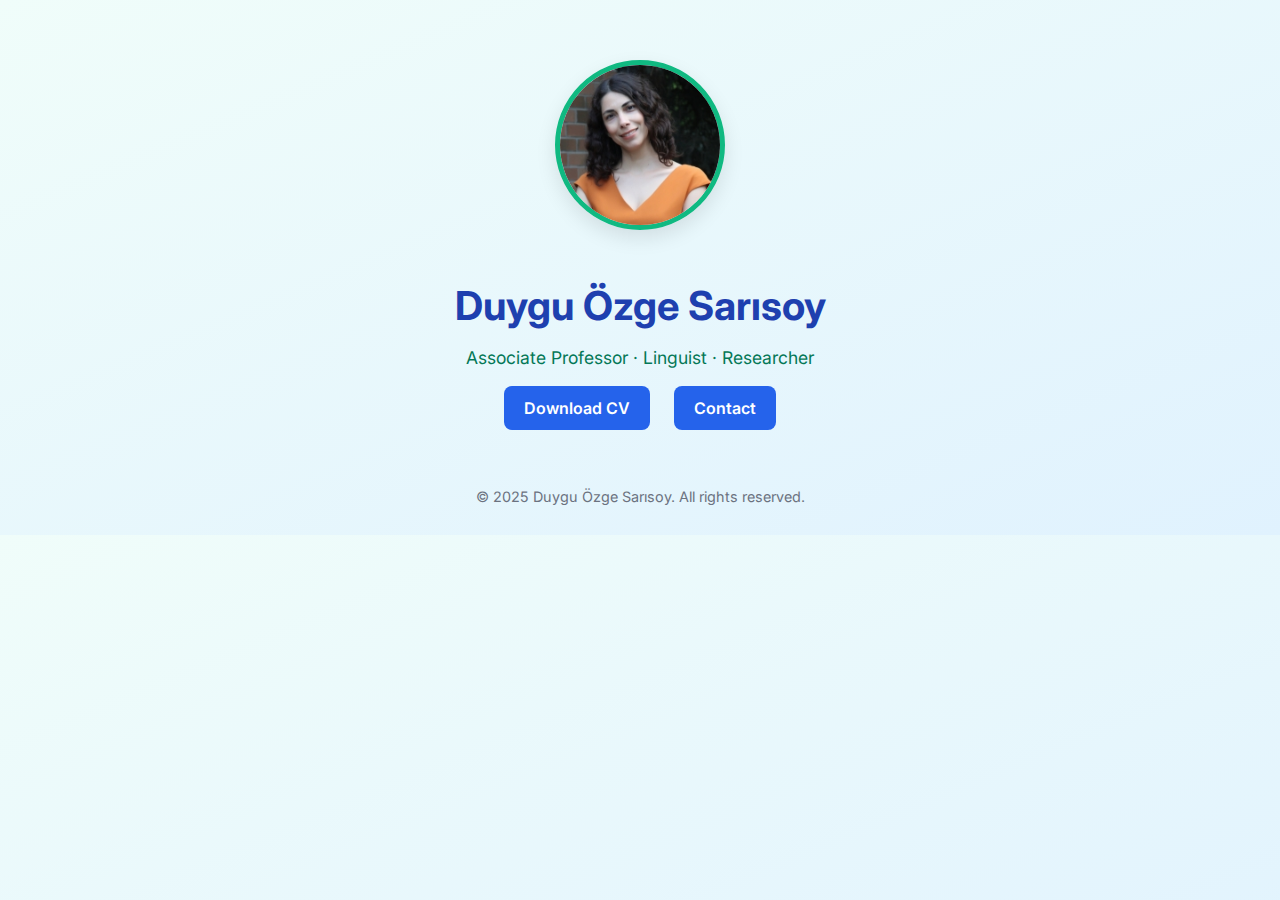
<file: index.html>
<!DOCTYPE html>
<html lang="en">
<head>
  <meta charset="UTF-8" />
  <meta name="viewport" content="width=device-width, initial-scale=1.0" />
  <title>Duygu Özge Sarısoy | Homepage</title>
  <link href="https://fonts.googleapis.com/css2?family=Inter:wght@400;600;800&display=swap" rel="stylesheet">
  <style>
    body {
      font-family: 'Inter', sans-serif;
      background: linear-gradient(to bottom right, #f0fdfa, #e0f2fe);
      margin: 0;
      padding: 0;
      color: #1f2937;
    }
    .hero {
      text-align: center;
      padding: 60px 20px 40px;
    }
    .hero img {
      width: 160px;
      height: 160px;
      border-radius: 50%;
      border: 5px solid #10b981;
      object-fit: cover;
      box-shadow: 0 8px 20px rgba(0, 0, 0, 0.1);
      margin-bottom: 20px;
    }
    .hero h1 {
      font-size: 2.5rem;
      color: #1e40af;
      margin-bottom: 10px;
    }
    .hero p {
      font-size: 1.1rem;
      color: #047857;
      margin-bottom: 30px;
    }
    .buttons {
      margin-top: 10px;
    }
    .buttons a {
      background-color: #2563eb;
      color: white;
      text-decoration: none;
      padding: 12px 20px;
      border-radius: 8px;
      margin: 0 10px;
      font-weight: 600;
      transition: background-color 0.3s ease;
    }
    .buttons a:hover {
      background-color: #1e40af;
    }
    footer {
      text-align: center;
      padding: 30px;
      font-size: 0.9rem;
      color: #6b7280;
    }
  </style>
</head>
<body>
  <div class="hero">
    <img src="profile.jpg" alt="Duygu Özge Sarısoy">
    <h1>Duygu Özge Sarısoy</h1>
    <p>Associate Professor · Linguist · Researcher</p>
    <div class="buttons">
      <a href="duygu_cv.pdf" target="_blank">Download CV</a>
      <a href="contact.html">Contact</a>
    </div>
  </div>
  <footer>
    &copy; 2025 Duygu Özge Sarısoy. All rights reserved.
  </footer>
</body>
</html>
</file>
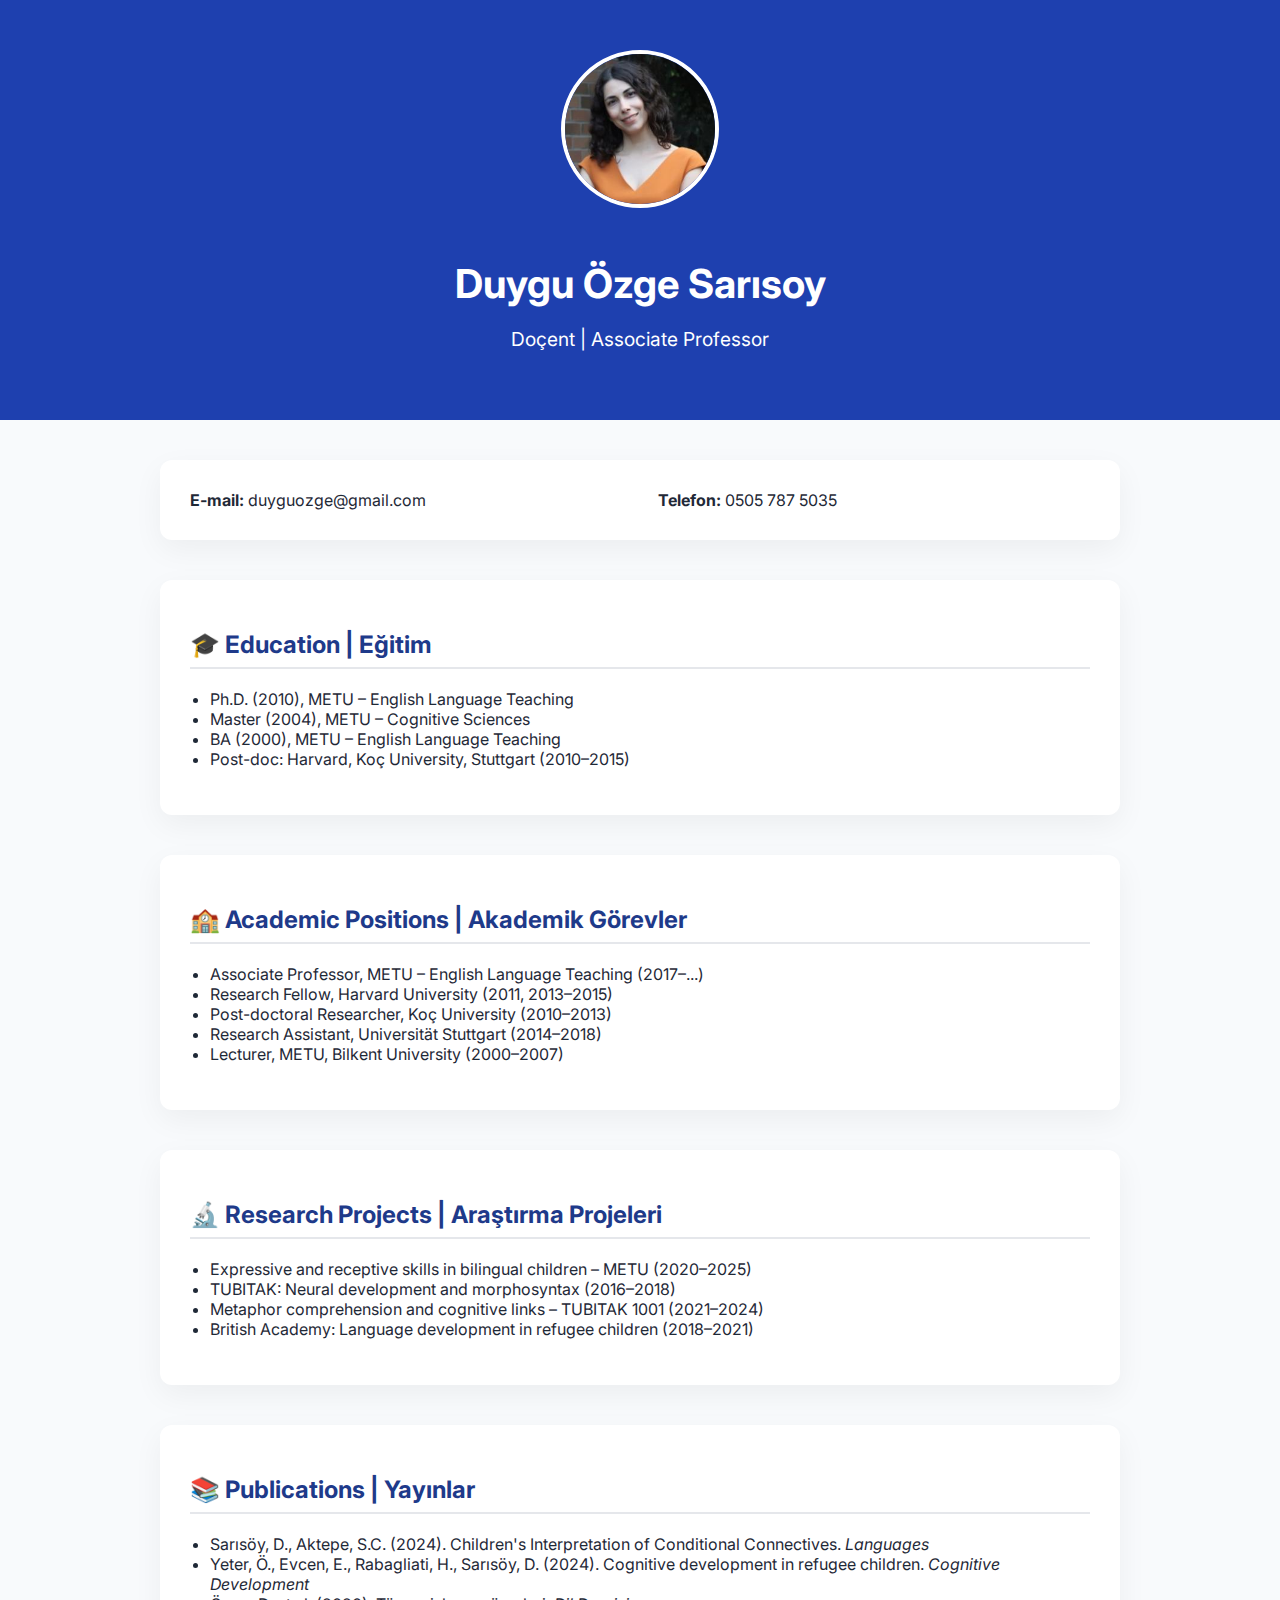
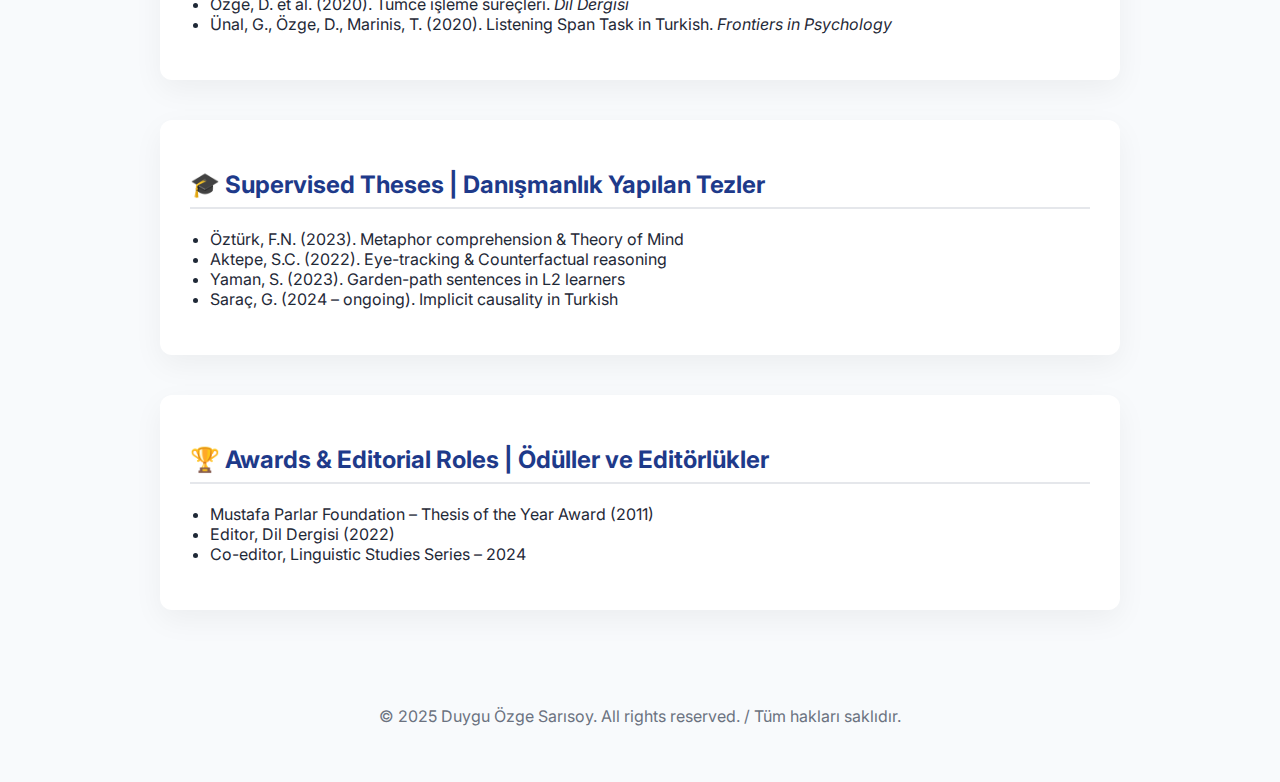
<file: cv.html>
<!DOCTYPE html>
<html lang="tr">
<head>
  <meta charset="UTF-8">
  <meta name="viewport" content="width=device-width, initial-scale=1.0">
  <title>Duygu Özge Sarısoy | CV</title>
  <link href="https://fonts.googleapis.com/css2?family=Inter:wght@400;600;700&display=swap" rel="stylesheet">
  <style>
    body {
      font-family: 'Inter', sans-serif;
      background-color: #f8fafc;
      margin: 0;
      padding: 0;
      color: #1f2937;
    }
    header {
      background-color: #1e40af;
      color: white;
      padding: 50px 20px;
      text-align: center;
    }
    header img {
      width: 150px;
      height: 150px;
      object-fit: cover;
      border-radius: 50%;
      border: 4px solid white;
      margin-bottom: 20px;
    }
    header h1 {
      font-size: 2.5rem;
      margin-bottom: 10px;
    }
    header p {
      font-size: 1.2rem;
    }
    .section {
      max-width: 900px;
      margin: 40px auto;
      background: white;
      border-radius: 12px;
      padding: 30px;
      box-shadow: 0 10px 30px rgba(0,0,0,0.05);
    }
    .section h2 {
      font-size: 1.5rem;
      color: #1e3a8a;
      border-bottom: 2px solid #e5e7eb;
      padding-bottom: 8px;
      margin-bottom: 20px;
    }
    .dual {
      display: flex;
      justify-content: space-between;
      flex-wrap: wrap;
    }
    .dual div {
      width: 48%;
    }
    ul {
      padding-left: 20px;
    }
    footer {
      text-align: center;
      color: #6b7280;
      padding: 40px 0;
    }
  </style>
</head>
<body>
  <header>
    <img src="duygu.jpg" alt="Duygu Özge Sarısoy">
    <h1>Duygu Özge Sarısoy</h1>
    <p>Doçent | Associate Professor</p>
  </header>

  <div class="section">
    <div class="dual">
      <div><strong>E-mail:</strong> duyguozge@gmail.com</div>
      <div><strong>Telefon:</strong> 0505 787 5035</div>
    </div>
  </div>

  <div class="section">
    <h2>🎓 Education | Eğitim</h2>
    <ul>
      <li>Ph.D. (2010), METU – English Language Teaching</li>
      <li>Master (2004), METU – Cognitive Sciences</li>
      <li>BA (2000), METU – English Language Teaching</li>
      <li>Post-doc: Harvard, Koç University, Stuttgart (2010–2015)</li>
    </ul>
  </div>

  <div class="section">
    <h2>🏫 Academic Positions | Akademik Görevler</h2>
    <ul>
      <li>Associate Professor, METU – English Language Teaching (2017–...)</li>
      <li>Research Fellow, Harvard University (2011, 2013–2015)</li>
      <li>Post-doctoral Researcher, Koç University (2010–2013)</li>
      <li>Research Assistant, Universität Stuttgart (2014–2018)</li>
      <li>Lecturer, METU, Bilkent University (2000–2007)</li>
    </ul>
  </div>

  <div class="section">
    <h2>🔬 Research Projects | Araştırma Projeleri</h2>
    <ul>
      <li>Expressive and receptive skills in bilingual children – METU (2020–2025)</li>
      <li>TUBITAK: Neural development and morphosyntax (2016–2018)</li>
      <li>Metaphor comprehension and cognitive links – TUBITAK 1001 (2021–2024)</li>
      <li>British Academy: Language development in refugee children (2018–2021)</li>
    </ul>
  </div>

  <div class="section">
    <h2>📚 Publications | Yayınlar</h2>
    <ul>
      <li>Sarısöy, D., Aktepe, S.C. (2024). Children's Interpretation of Conditional Connectives. <em>Languages</em></li>
      <li>Yeter, Ö., Evcen, E., Rabagliati, H., Sarısöy, D. (2024). Cognitive development in refugee children. <em>Cognitive Development</em></li>
      <li>Özge, D. et al. (2020). Tümce işleme süreçleri. <em>Dil Dergisi</em></li>
      <li>Ünal, G., Özge, D., Marinis, T. (2020). Listening Span Task in Turkish. <em>Frontiers in Psychology</em></li>
    </ul>
  </div>

  <div class="section">
    <h2>🎓 Supervised Theses | Danışmanlık Yapılan Tezler</h2>
    <ul>
      <li>Öztürk, F.N. (2023). Metaphor comprehension & Theory of Mind</li>
      <li>Aktepe, S.C. (2022). Eye-tracking & Counterfactual reasoning</li>
      <li>Yaman, S. (2023). Garden-path sentences in L2 learners</li>
      <li>Saraç, G. (2024 – ongoing). Implicit causality in Turkish</li>
    </ul>
  </div>

  <div class="section">
    <h2>🏆 Awards & Editorial Roles | Ödüller ve Editörlükler</h2>
    <ul>
      <li>Mustafa Parlar Foundation – Thesis of the Year Award (2011)</li>
      <li>Editor, Dil Dergisi (2022)</li>
      <li>Co-editor, Linguistic Studies Series – 2024</li>
    </ul>
  </div>

  <footer>
    <p>&copy; 2025 Duygu Özge Sarısoy. All rights reserved. / Tüm hakları saklıdır.</p>
  </footer>
</body>
</html>
</file>
